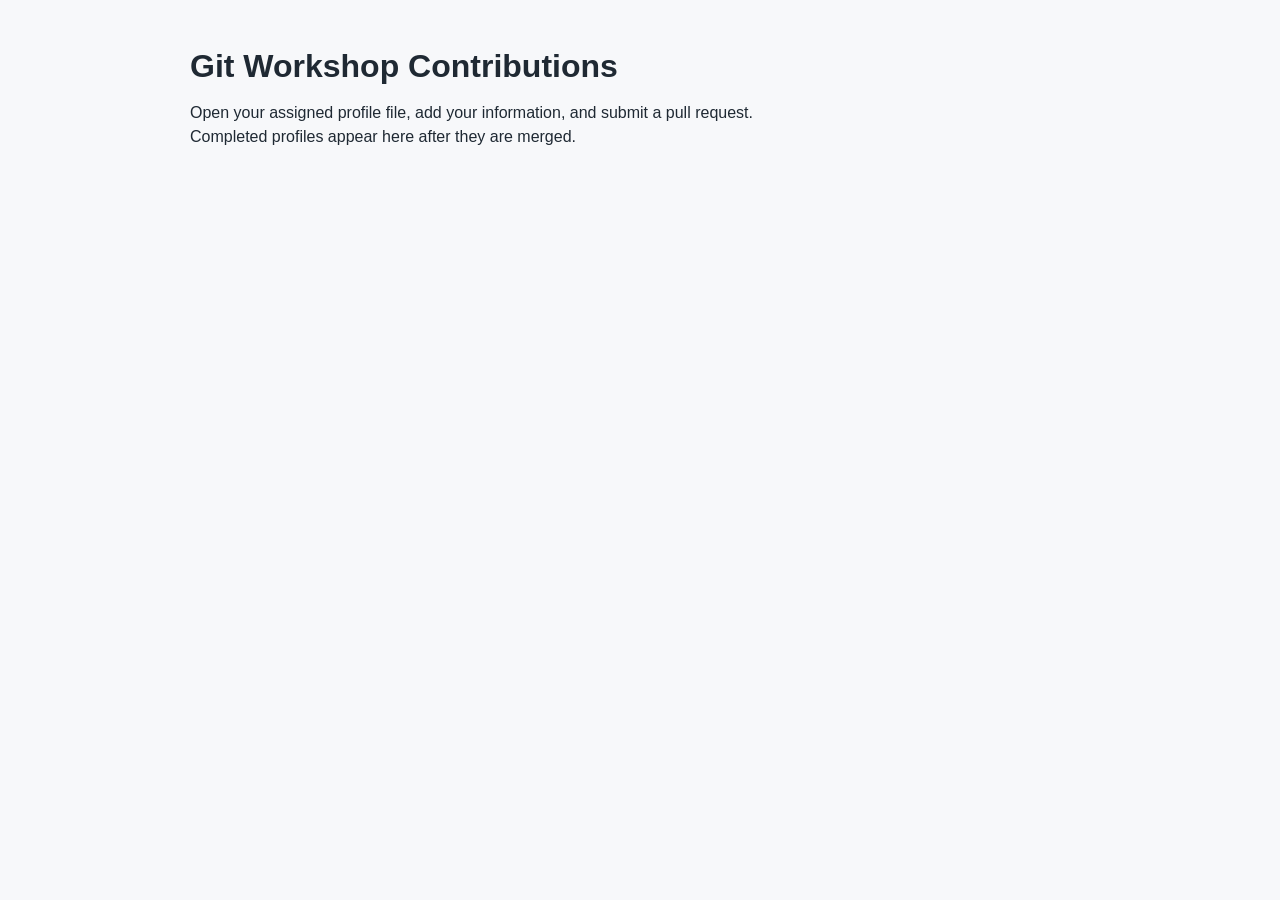
<file: index.html>
<!doctype html>
<html lang="en">
  <head>
    <meta charset="utf-8">
    <meta name="viewport" content="width=device-width, initial-scale=1">
    <title>Git Workshop Contributions</title>
    <link rel="stylesheet" href="styles.css">
  </head>
  <body>
    <main>
      <h1>Git Workshop Contributions</h1>
      <p class="intro">Open your assigned profile file, add your information, and submit a pull request. Completed profiles appear here after they are merged.</p>

      <section class="contributions" id="contributions" aria-label="Student contributions"></section>
      <noscript>This page needs JavaScript enabled to show submitted profiles.</noscript>
    </main>
    <script src="profiles.js"></script>
  </body>
</html>
</file>
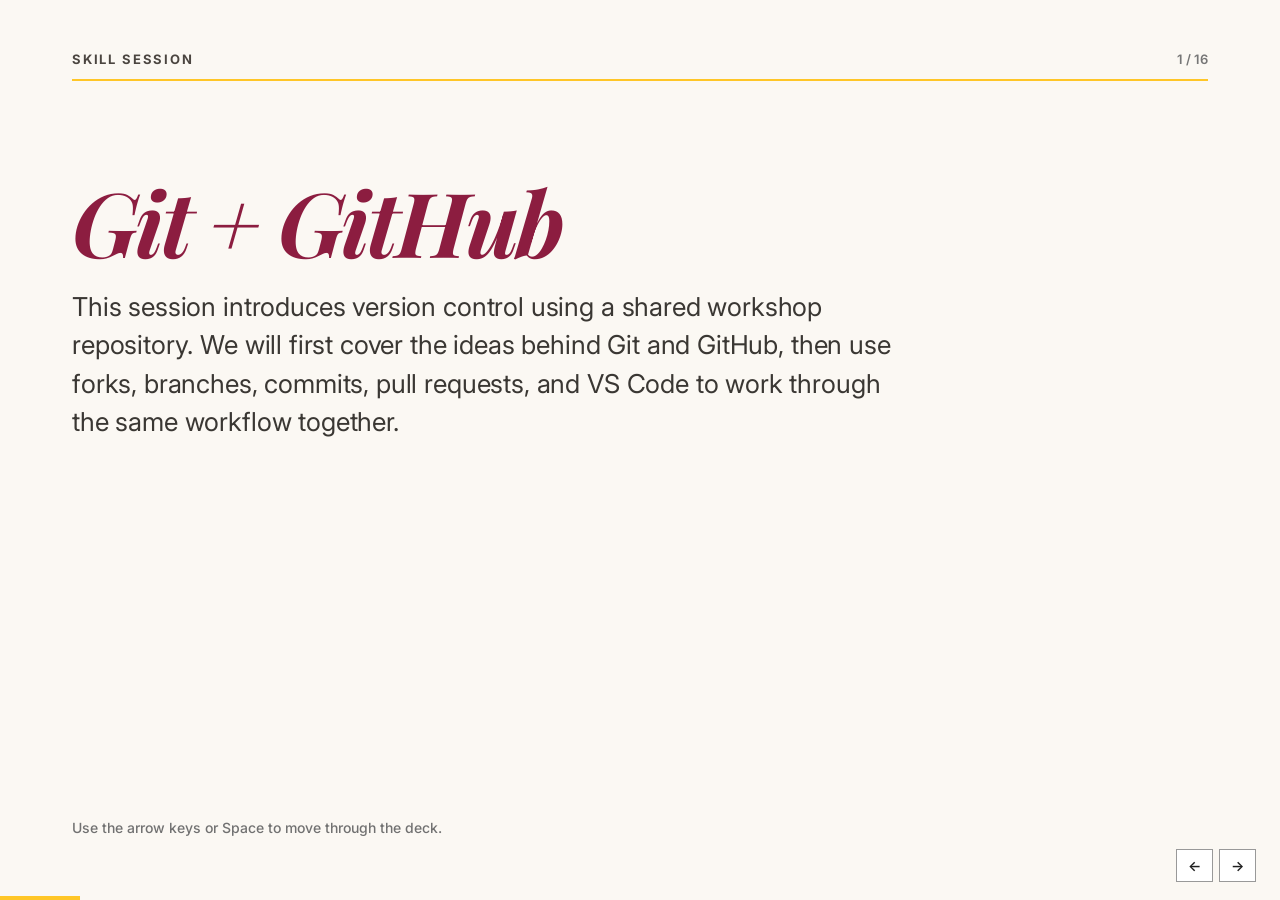
<file: presentation/index.html>
<!DOCTYPE html>

<html lang="en">
<head>
<meta charset="utf-8"/>
<meta content="width=device-width, initial-scale=1.0" name="viewport"/>
<title>Git + GitHub | Skill Session</title>
<style>
@import url("https://fonts.googleapis.com/css2?family=Inter:wght@400;500;600;700;800&family=Playfair+Display:ital,wght@0,600;0,700;1,600;1,700&display=swap");
:root{
  --bg:#fbf8f3;
  --paper:#fffdf9;
  --ink:#1f1f1f;
  --muted:#55585c;
  --line:#d7d7d7;
  --line-dark:#9b9b9b;
  --blue:#8c1d40;
  --orange:#9b6a00;
  --green:#2f6b4f;
  --red:#b3261e;
  --code:#f4f4f4;
  --gold:#ffc627;
}
*{box-sizing:border-box}
html,body{margin:0;width:100%;height:100%;overflow:hidden;background:var(--bg);color:var(--ink);font-family:"Inter", "Helvetica Neue", Arial, sans-serif}
body{display:flex}
.deck{position:relative;width:100vw;height:100vh;overflow:hidden}
.slide{position:absolute;inset:0;display:none;background:var(--bg);padding:52px 72px 62px}
.slide.active{display:block}
.frame{height:100%;max-width:1220px;margin:0 auto;display:flex;flex-direction:column}
.topline{display:flex;align-items:center;gap:14px;border-bottom:2px solid var(--blue);padding-bottom:11px;margin-bottom:34px}
.section{font:700 13px/1.2 "Inter", "Helvetica Neue", Arial, sans-serif;letter-spacing:0;color:var(--ink)}
.slide-no{margin-left:auto;font:600 13px/1.2 "Inter", "Helvetica Neue", Arial, sans-serif;color:#767676}
h1{font-family:"Playfair Display", Georgia, "Times New Roman", serif;font-size:clamp(58px,7vw,92px);line-height:.96;letter-spacing:-.035em;margin:0;max-width:1000px;font-weight:700;font-style:italic;color:var(--blue)}
h2{font-family:"Playfair Display", Georgia, "Times New Roman", serif;font-size:clamp(40px,4.5vw,58px);line-height:1.04;letter-spacing:-.025em;margin:0 0 30px;max-width:1080px;font-weight:700}
h3{font-family:"Playfair Display", Georgia, "Times New Roman", serif;font-size:20px;margin:0 0 10px;line-height:1.25;font-weight:800;letter-spacing:-.015em}
p{font-family:"Inter", "Helvetica Neue", Arial, sans-serif;font-size:20px;line-height:1.5;margin:0 0 12px;color:var(--muted);font-weight:400;letter-spacing:-.004em}
.lead{font-family:"Inter", "Helvetica Neue", Arial, sans-serif;font-size:26px;line-height:1.48;max-width:900px;margin-top:24px;color:#3a3733;font-weight:400;letter-spacing:-.006em}
.section{text-transform:uppercase;letter-spacing:.14em;color:#4b4540}
.topline{font-variant-numeric:tabular-nums}
code{font-family:ui-monospace, "SFMono-Regular", Menlo, Consolas, monospace}
.big-note{font-size:24px;color:var(--ink);max-width:940px;line-height:1.45}
.columns{display:grid;grid-template-columns:1fr 1fr;gap:44px;align-items:start}
.columns.thirds{grid-template-columns:1fr 1fr 1fr;gap:30px}
.block{border-top:1.5px solid #3f3f3f;padding-top:15px}
.block.blue{border-color:var(--blue)}
.block.orange{border-color:var(--gold)}
.block.green{border-color:var(--green)}
.block p{font-size:18px}
.code{font:16.5px/1.65 ui-monospace, "SFMono-Regular", Menlo, Consolas, monospace;background:var(--code);border:1px solid #d0d0d0;padding:18px 20px;white-space:pre-wrap;color:#202124}
.code.large{font-size:20px}
.cmd{color:var(--blue);font-weight:700}.arg{color:#7b5700}.comment{color:#737373}
.command-table{border-top:2px solid #444}
.command-row{display:grid;grid-template-columns:300px 1fr;gap:20px;padding:13px 0;border-bottom:1px solid var(--line)}
.command-row code{font:600 16px ui-monospace, "SFMono-Regular", Menlo, Consolas, monospace;color:#202124}
.command-row span{font-size:17px;line-height:1.4;color:var(--muted)}
.flow{display:grid;grid-template-columns:1fr 82px 1fr 82px 1fr 82px 1fr;align-items:center;margin-top:24px}
.state{min-height:140px;border:1px solid #a9a9a9;background:var(--paper);padding:20px;display:flex;flex-direction:column;justify-content:center}
.state b{font-size:20px}.state small{font-size:15px;line-height:1.4;color:var(--muted);margin-top:7px}
.arrow{text-align:center;color:#333}
.arrow .shaft{font:28px/1 ui-monospace, "SFMono-Regular", Menlo, Consolas, monospace}.arrow .label{font:600 12px/1.2 ui-monospace, "SFMono-Regular", Menlo, Consolas, monospace;color:var(--blue);margin-bottom:8px}
.callout{border-left:3px solid var(--blue);padding:10px 0 10px 16px;margin-top:22px;color:#35312e;font-size:16.5px;line-height:1.55;background:#f5f0e9}
.callout.orange{border-color:var(--gold)}
.diagram{background:var(--paper);border:1px solid #b7b7b7;padding:22px;font:17px/1.75 ui-monospace, "SFMono-Regular", Menlo, Consolas, monospace;white-space:pre}
.steps{counter-reset:item;margin:0;padding:0;list-style:none;max-width:1000px}
.steps li{counter-increment:item;display:grid;grid-template-columns:42px 1fr;gap:16px;padding:13px 0;border-bottom:1px solid var(--line);font-size:20px;line-height:1.4}
.steps li:before{content:counter(item, decimal-leading-zero);font:700 14px/1.8 ui-monospace, "SFMono-Regular", Menlo, Consolas, monospace;color:var(--blue)}
.status-shot{width:100%;max-height:460px;object-fit:contain;border:1px solid #b7b7b7;background:white}
.legend{display:grid;gap:13px;margin-top:8px}
.legend-row{display:grid;grid-template-columns:38px 1fr;gap:14px;align-items:start}
.tag{width:30px;height:30px;border:1px solid currentColor;display:grid;place-items:center;font:700 17px ui-monospace, "SFMono-Regular", Menlo, Consolas, monospace}
.tag.u{color:#2469a0}.tag.m{color:#b15a00}
.branch-map{font:17px/1.8 ui-monospace, "SFMono-Regular", Menlo, Consolas, monospace;background:#fff;border:1px solid #b7b7b7;padding:20px}
.branch-image{display:block;width:min(100%,820px);max-height:min(38vh,365px);margin:0 auto 18px;object-fit:contain;border:1px solid #b7b7b7;background:#fff}
.controls{position:absolute;right:24px;bottom:18px;display:flex;gap:6px;z-index:10}
.controls button{border:1px solid #999;background:#fff;color:var(--ink);padding:7px 11px;font:600 14px "Inter", "Helvetica Neue", Arial, sans-serif;cursor:pointer}
.controls button:hover{background:#f3f3f3}
.progress{position:absolute;left:0;bottom:0;height:4px;background:var(--gold);transition:width .18s ease}
.footer-note{margin-top:auto;padding-top:18px;font:500 14px/1.4 "Inter", "Helvetica Neue", Arial, sans-serif;color:#717171}
.slide:first-child .topline{border-bottom-color:var(--gold)}
.slide:first-child .lead{max-width:820px}
@media(max-width:900px){.slide{padding:34px 28px 56px}.columns,.columns.thirds{grid-template-columns:1fr}.flow{grid-template-columns:1fr;gap:8px}.arrow .shaft{transform:rotate(90deg)}.frame{overflow:auto}.status-shot{max-height:none}}
@media print{html,body{overflow:visible;height:auto}.deck{height:auto}.slide{position:relative;display:block!important;width:13.333in;height:7.5in;page-break-after:always}.controls,.progress{display:none}}

.branch-flow{display:grid;grid-template-columns:1fr 54px 1fr 54px 1fr 54px 1fr;align-items:center;gap:0;margin-top:18px}
.flow-step{border:1px solid #aaa;background:var(--paper);padding:18px 16px;min-height:128px;display:flex;flex-direction:column;justify-content:center}
.flow-step strong{font-family:"Playfair Display",Georgia,serif;font-size:20px;line-height:1.2;margin-bottom:8px}
.flow-step span{font-size:16px;line-height:1.4;color:var(--muted)}
.flow-arrow{text-align:center;font:24px/1 ui-monospace,"SFMono-Regular",Menlo,Consolas,monospace;color:#555}
.fork-flow{display:grid;grid-template-columns:1fr 48px 1fr 48px 1fr;align-items:center;gap:0;margin-top:14px}
.fork-note{font-size:17px;line-height:1.45;color:var(--muted);margin-top:16px}
h2 code{font-family:inherit;font-size:inherit;font-weight:inherit;letter-spacing:inherit;color:inherit}
.practice-slide .steps li{padding:10px 0;font-size:18px}
.practice-slide h2{margin-bottom:22px}
@media(max-width:900px){.branch-flow,.fork-flow{grid-template-columns:1fr;gap:8px}.flow-arrow{transform:rotate(90deg);padding:4px}}
</style>
</head>
<body>
<div class="deck">
<section class="slide active"><div class="frame">
<div class="topline"><span class="section">Skill Session</span><span class="slide-no"></span></div>
<div style="margin-top:7vh">
<h1>Git + GitHub</h1>
<p class="lead">This session introduces version control using a shared workshop repository. We will first cover the ideas behind Git and GitHub, then use forks, branches, commits, pull requests, and VS Code to work through the same workflow together.</p>
</div>
<div class="footer-note">Use the arrow keys or Space to move through the deck.</div>
</div></section>
<section class="slide"><div class="frame">
<div class="topline"><span class="section">Plan</span><span class="slide-no"></span></div>
<h2>We will understand the workflow before we start typing commands.</h2>
<div class="columns thirds">
<div class="block blue"><h3>First, the theory</h3><p>We will define Git, GitHub, repositories, branches, staging, commits, remotes, and pull requests. The goal is to understand why each step exists before using the command for it.</p></div>
<div class="block"><h3>Then, the workflow</h3><p>Everyone will start from the same workshop repository, create a personal fork on GitHub, then work on a branch inside that fork. We will use the terminal only after the core ideas are clear.</p></div>
<div class="block orange"><h3>Finally, collaboration</h3><p>Each branch will be submitted back to the original repository through a pull request. I will merge the pull requests into main, then everyone will pull the updated main branch and see the combined changes.</p></div>
</div>
</div></section>
<section class="slide"><div class="frame">
<div class="topline"><span class="section">Theory</span><span class="slide-no"></span></div>
<h2>Git, GitHub, and VS Code have different jobs.</h2>
<div class="columns thirds">
<div class="block orange"><h3>Git</h3><p>Git is version control software that runs on your computer. It records changes to files, creates commits, and lets you work on separate branches without making a new copy of the project folder.</p></div>
<div class="block blue"><h3>GitHub</h3><p>GitHub stores Git repositories online. It also provides collaboration features such as pull requests, code review, issues, and repository permissions.</p></div>
<div class="block"><h3>VS Code</h3><p>VS Code is the editor we will use to change files. Its Source Control panel reads information from Git and shows the same file states that commands such as <code>git status</code> report in the terminal.</p></div>
</div>
</div></section>

<section class="slide"><div class="frame">
<div class="topline"><span class="section">Theory</span><span class="slide-no"></span></div>
<h2>A repository can exist locally and on GitHub.</h2>
<div class="columns">
<div class="block blue"><h3>Local repository</h3><p>This is the copy on your computer. You can edit files, create branches, stage changes, and make commits locally even when you are not connected to GitHub.</p></div>
<div class="block orange"><h3>Remote repository</h3><p>This is a copy of the repository hosted somewhere else, such as GitHub. A local repository can save one or more remote names so Git knows which other repositories it can exchange commits with.</p></div>
</div>
<div class="callout">A remote is a saved name for another Git repository and its URL. We will create the specific origin and upstream remotes after the theory section, when we set up our forks.</div>
</div></section>
<section class="slide"><div class="frame">
<div class="topline"><span class="section">Theory</span><span class="slide-no"></span></div>
<h2>Staging lets you choose what belongs in the next commit.</h2>
<div class="columns" style="grid-template-columns:.9fr 1.1fr">
<div>
<p>Edited tracked files are <strong>modified</strong>. New files are <strong>untracked</strong> until Git includes them.</p>
<p>Staging selects the exact changes for the next commit.</p>
<p>A commit saves those staged changes locally. Nothing reaches GitHub until you push.</p>
</div>
<img alt="Visual explanation of staging changes before a commit" class="status-shot" src="visual-staging.png">
</div>
</div></section>
<section class="slide"><div class="frame">
<div class="topline"><span class="section">Theory</span><span class="slide-no"></span></div>
<h2>Branches keep work separate from <code>main</code>.</h2>

<div>
<img alt="Git branch diagram showing master, develop, and two feature branches" class="branch-image" src="branches.png"/>
<p style="margin-top:20px">A branch is another line of development inside the same Git history. It does not create a separate project folder. The arrows show the order of the workflow, not files being physically moved from one box to another.</p>
<p>A pull request asks to merge one branch into another. After the pull request is merged, other local copies still need to pull the updated branch before they can see the new commits.</p>
</div>

</div></section><section class="slide"><div class="frame">
<div class="topline"><span class="section">Workflow setup</span><span class="slide-no"></span></div>
<h2>Each person will work from a fork of the workshop repository.</h2>
<div class="fork-flow">
<div class="flow-step"><strong>Original repository</strong><span>This is the workshop repository that I maintain.</span></div>
<div class="flow-arrow">→</div>
<div class="flow-step"><strong>Your fork</strong><span>GitHub creates your own copy of the repository under your account.</span></div>
<div class="flow-arrow">→</div>
<div class="flow-step"><strong>Your computer</strong><span>You clone your fork, create a branch, and make commits locally.</span></div>
</div>
<div class="fork-flow" style="margin-top:14px">
<div class="flow-step"><strong>Push to origin</strong><span>Your branch is pushed to your fork. In this workflow, origin means your fork.</span></div>
<div class="flow-arrow">→</div>
<div class="flow-step"><strong>Open a pull request</strong><span>The pull request proposes your branch changes to the original repository.</span></div>
<div class="flow-arrow">→</div>
<div class="flow-step"><strong>Pull from upstream</strong><span>After the merge, upstream lets you bring the updated original main branch back to your computer.</span></div>
</div>
<p class="fork-note"><strong>origin</strong> will refer to your fork. <strong>upstream</strong> will refer to the original workshop repository. We will set both remotes during the activity.</p>
</div></section>

<section class="slide"><div class="frame">
<div class="topline"><span class="section">Hands-on setup</span><span class="slide-no"></span></div>
<h2>Install Git if needed, then verify that the terminal can find it.</h2>
<div class="columns">
<div class="block blue"><h3>Windows</h3>
<p>The easiest option is the Git for Windows installer. A terminal option is also available through Windows Package Manager.</p>
<div class="code"><span class="cmd">winget install</span> <span class="arg">--id Git.Git -e --source winget</span></div>
</div>
<div class="block orange"><h3>macOS</h3>
<p>macOS may already have Git available. If it does not, install the command line tools, or use Homebrew if it is already installed.</p>
<div class="code"><span class="cmd">xcode-select</span> <span class="arg">--install</span>
<span class="comment"># or, if Homebrew is already installed</span>
<span class="cmd">brew install</span> <span class="arg">git</span></div>
</div>
</div>
<div class="code large" style="margin-top:24px"><span class="cmd">git</span> <span class="arg">--version</span></div>
<div class="footer-note">You will also need a GitHub account, VS Code, and a browser signed into GitHub.</div>
</div></section>
<section class="slide"><div class="frame">
<div class="topline"><span class="section">Hands-on setup</span><span class="slide-no"></span></div>
<h2>Configure the name and email that Git will attach to your commits.</h2>
<div class="code large"><span class="cmd">git config</span> <span class="arg">--global user.name</span> "Your Name"
<span class="cmd">git config</span> <span class="arg">--global user.email</span> "you@example.com"</div>
<div class="command-table" style="margin-top:24px">
<div class="command-row"><code>git config</code><span>This command reads or changes Git configuration.</span></div>
<div class="command-row"><code>--global</code><span>This stores the setting as the default for your user account on this computer instead of limiting it to one repository.</span></div>
<div class="command-row"><code>user.name / user.email</code><span>These values become the author information stored with commits you create. They make the history show who created each commit, and GitHub can associate a commit with your account when the commit email matches an email connected to that account.</span></div>
</div>
<div class="callout">Commit authorship matters because a repository history is shared by many people. The name and email make it possible to identify who created a change later, instead of leaving the commit anonymous.</div></div></section>
<section class="slide"><div class="frame">
<div class="topline"><span class="section">Hands-on 1</span><span class="slide-no"></span></div>
<h2>Fork the workshop repository, then clone your fork.</h2>
<div class="code large"><span class="cmd">git clone</span> <span class="arg">https://github.com/YOUR-USERNAME/workshop-repo.git</span>
<span class="cmd">cd</span> <span class="arg">workshop-repo</span>
<span class="cmd">git remote add</span> <span class="arg">upstream https://github.com/ibrahim-alii/git-and-github-101</span>
<span class="cmd">git remote</span> <span class="arg">-v</span></div>
<div class="command-table" style="margin-top:22px">
<div class="command-row"><code>git clone &lt;your-fork-url&gt;</code><span>Downloads your fork, its files, and its Git history to your computer. Git automatically names the repository you cloned origin.</span></div>
<div class="command-row"><code>cd workshop-repo</code><span>Changes the terminal's current directory so the next Git commands run inside the cloned project.</span></div>
<div class="command-row"><code>git remote add upstream &lt;url&gt;</code><span>Adds a second remote named upstream that points to the original workshop repository.</span></div>
<div class="command-row"><code>git remote -v</code><span>Shows both saved remote names and URLs. You should see origin pointing to your fork and upstream pointing to the original repository.</span></div></div>
</div></section>
<section class="slide"><div class="frame">
<div class="topline"><span class="section">Hands-on 2</span><span class="slide-no"></span></div>
<h2>Create a branch, make a change, and look at how VS Code labels the files.</h2>
<div class="columns" style="grid-template-columns:.75fr 1.25fr">
<div>
<div class="code"><span class="cmd">git switch</span> <span class="arg">-c profile-yourname</span></div>
<p style="margin-top:18px"><code>switch</code> changes branches. The <code>-c</code> option creates a new branch before switching to it.</p>
<p>Edit only your assigned JSON file inside <code>profiles/</code>. Save the file before checking Source Control.</p>
</div>
<div class="columns" style="grid-template-columns:1.25fr .75fr;gap:20px">
<img alt="VS Code Source Control markers showing modified and untracked files" class="status-shot" src="vscode-markers.png"/>
<div class="legend">
<div class="legend-row"><span class="tag m">M</span><div><h3>Modified</h3><p>A tracked file has changed since the last commit.</p></div></div>
<div class="legend-row"><span class="tag u">U</span><div><h3>Untracked</h3><p>A new file exists but has not been included in Git history yet.</p></div></div>
</div>
</div>
</div>
</div></section>
<section class="slide"><div class="frame">
<div class="topline"><span class="section">Hands-on 3</span><span class="slide-no"></span></div>
<h2>Inspect the changes, then stage the files you want in the next commit.</h2>
<div class="code large"><span class="cmd">git status</span></div>
<div class="command-table" style="margin-top:22px">
<div class="command-row"><code>git add profiles/student-01.json</code><span>Stages your assigned profile file.</span></div>
<div class="command-row"><code>git add profiles/</code><span>Stages changes inside that folder.</span></div>
<div class="command-row"><code>git add .</code><span>Stages changes under the current directory. Run <code>git status</code> first so you know what will be included.</span></div>
</div>
<div class="callout">Run <code>git status</code> again after staging. The file should now appear as a change that is ready to be committed.</div>
</div></section>
<section class="slide"><div class="frame">
<div class="topline"><span class="section">Hands-on 4</span><span class="slide-no"></span></div>
<h2>Create a local commit, then push your branch to your fork.</h2>
<div class="columns">
<div>
<div class="code large"><span class="cmd">git commit</span> <span class="arg">-m</span> "Add Ibrahim profile"</div>
<p style="margin-top:16px"><code>git commit</code> records the staged changes. The <code>-m</code> option lets you provide the commit message directly in the command.</p>
</div>
<div>
<div class="code large"><span class="cmd">git push</span> <span class="arg">-u origin profile-yourname</span></div>
<p style="margin-top:16px"><code>push</code> sends your local commits to a remote repository. In this workflow, <code>origin</code> is your fork on GitHub. The final argument is the branch being pushed.</p>
<p>The <code>-u</code> option records the tracking relationship, so later pushes from the same branch can usually be written as <code>git push</code>.</p>
</div>
</div>
</div></section>
<section class="slide"><div class="frame">
<div class="topline"><span class="section">Hands-on 5</span><span class="slide-no"></span></div>
<h2>Open a pull request, merge it into main, then update your local copy.</h2>
<div class="columns">
<ol class="steps">
<li>Open your fork on GitHub and start a pull request.</li>
<li>Set the base repository to the original workshop repository and the base branch to main. Your compare branch should be the branch from your fork.</li>
<li>Read the diff so you can see exactly what your branch changes.</li>
<li>I will merge the pull request into main on the original repository.</li>
</ol>
<div>
<p>After the merge, the original repository's <code>main</code> branch has the new work, but your local <code>main</code> branch is still the older version.</p>
<div class="code large"><span class="cmd">git switch</span> <span class="arg">main</span>
<span class="cmd">git pull</span> <span class="arg">upstream main</span></div>
<p style="margin-top:16px">We switch to <code>main</code> first because <code>git pull</code> updates the branch that is currently checked out. Here, <code>upstream</code> is the original workshop repository, so pulling from it brings the merged class changes into your local copy.</p>
</div>
</div>
</div></section>
<section class="slide practice-slide"><div class="frame">
<div class="topline"><span class="section">Practice</span><span class="slide-no"></span></div>
<h2>Practice the workflow once from fork to pull request.</h2>
<ol class="steps">
<li>Fork the workshop repository, clone your fork, and add upstream.</li>
<li>Create a branch from main, then make and save one small change.</li>
<li>Run git status, stage the intended change, and commit it.</li>
<li>Push your branch to origin and open a pull request to the original repository.</li>
<li>After it is merged, switch to main and pull from upstream.</li>
</ol>
<div class="footer-note">The goal is to remember the order and purpose of the steps. It is fine to use the command sheet for syntax.</div>
</div></section>
<section class="slide"><div class="frame">
<div class="topline"><span class="section">Command sheet</span><span class="slide-no"></span></div>
<h2>Commands used in this session</h2>
<div class="columns">
<div class="code"><span class="cmd">git</span> --version
<span class="cmd">git config</span> --global user.name "Name"
<span class="cmd">git config</span> --global user.email "email"
<span class="cmd">git clone</span> &lt;your-fork-url&gt;
<span class="cmd">cd</span> &lt;folder&gt;
<span class="cmd">git remote add</span> upstream &lt;original-url&gt;
<span class="cmd">git remote</span> -v
<span class="cmd">git switch</span> -c &lt;branch&gt;</div>
<div class="code"><span class="cmd">git status</span>
<span class="cmd">git add</span> &lt;file&gt;
<span class="cmd">git add</span> .
<span class="cmd">git commit</span> -m "message"
<span class="cmd">git push</span> -u origin &lt;branch&gt;
<span class="cmd">git switch</span> main
<span class="cmd">git pull</span> upstream main</div>
</div>
</div></section>
<div class="controls"><button aria-label="Previous slide" id="prev">←</button><button aria-label="Next slide" id="next">→</button></div>
<div class="progress" id="progress"></div>
</div>
<script>
const slides=[...document.querySelectorAll('.slide')];
let index=0;
const progress=document.getElementById('progress');
function show(i){
  index=Math.max(0,Math.min(i,slides.length-1));
  slides.forEach((s,n)=>s.classList.toggle('active',n===index));
  slides.forEach((s,n)=>{const el=s.querySelector('.slide-no'); if(el) el.textContent=`${n+1} / ${slides.length}`});
  progress.style.width=((index+1)/slides.length*100)+'%';
  history.replaceState(null,'',`#${index+1}`);
}
function next(){show(index+1)} function prev(){show(index-1)}
document.getElementById('next').addEventListener('click',next);
document.getElementById('prev').addEventListener('click',prev);
document.addEventListener('keydown',e=>{if(['ArrowRight','PageDown',' '].includes(e.key)){e.preventDefault();next()}if(['ArrowLeft','PageUp'].includes(e.key)){e.preventDefault();prev()}if(e.key==='Home')show(0);if(e.key==='End')show(slides.length-1)});
const initial=parseInt(location.hash.replace('#',''),10); show(Number.isFinite(initial)?initial-1:0);
</script>
</body>
</html>
</file>
<file: styles.css>
:root {
  color: #1f2933;
  background: #f7f8fa;
  font-family: Arial, Helvetica, sans-serif;
}

body {
  margin: 0;
}

main {
  max-width: 900px;
  margin: 0 auto;
  padding: 48px 24px;
}

h1 {
  margin: 0;
  font-size: 2rem;
}

.intro {
  max-width: 620px;
  line-height: 1.5;
}

.contributions {
  display: grid;
  grid-template-columns: repeat(auto-fit, minmax(240px, 1fr));
  gap: 20px;
  margin-top: 32px;
}

.contribution {
  padding: 20px;
  border: 1px solid #cbd5df;
  background: #ffffff;
}

.contribution h2 {
  margin-top: 0;
}

.contribution p {
  line-height: 1.5;
}
</file>
